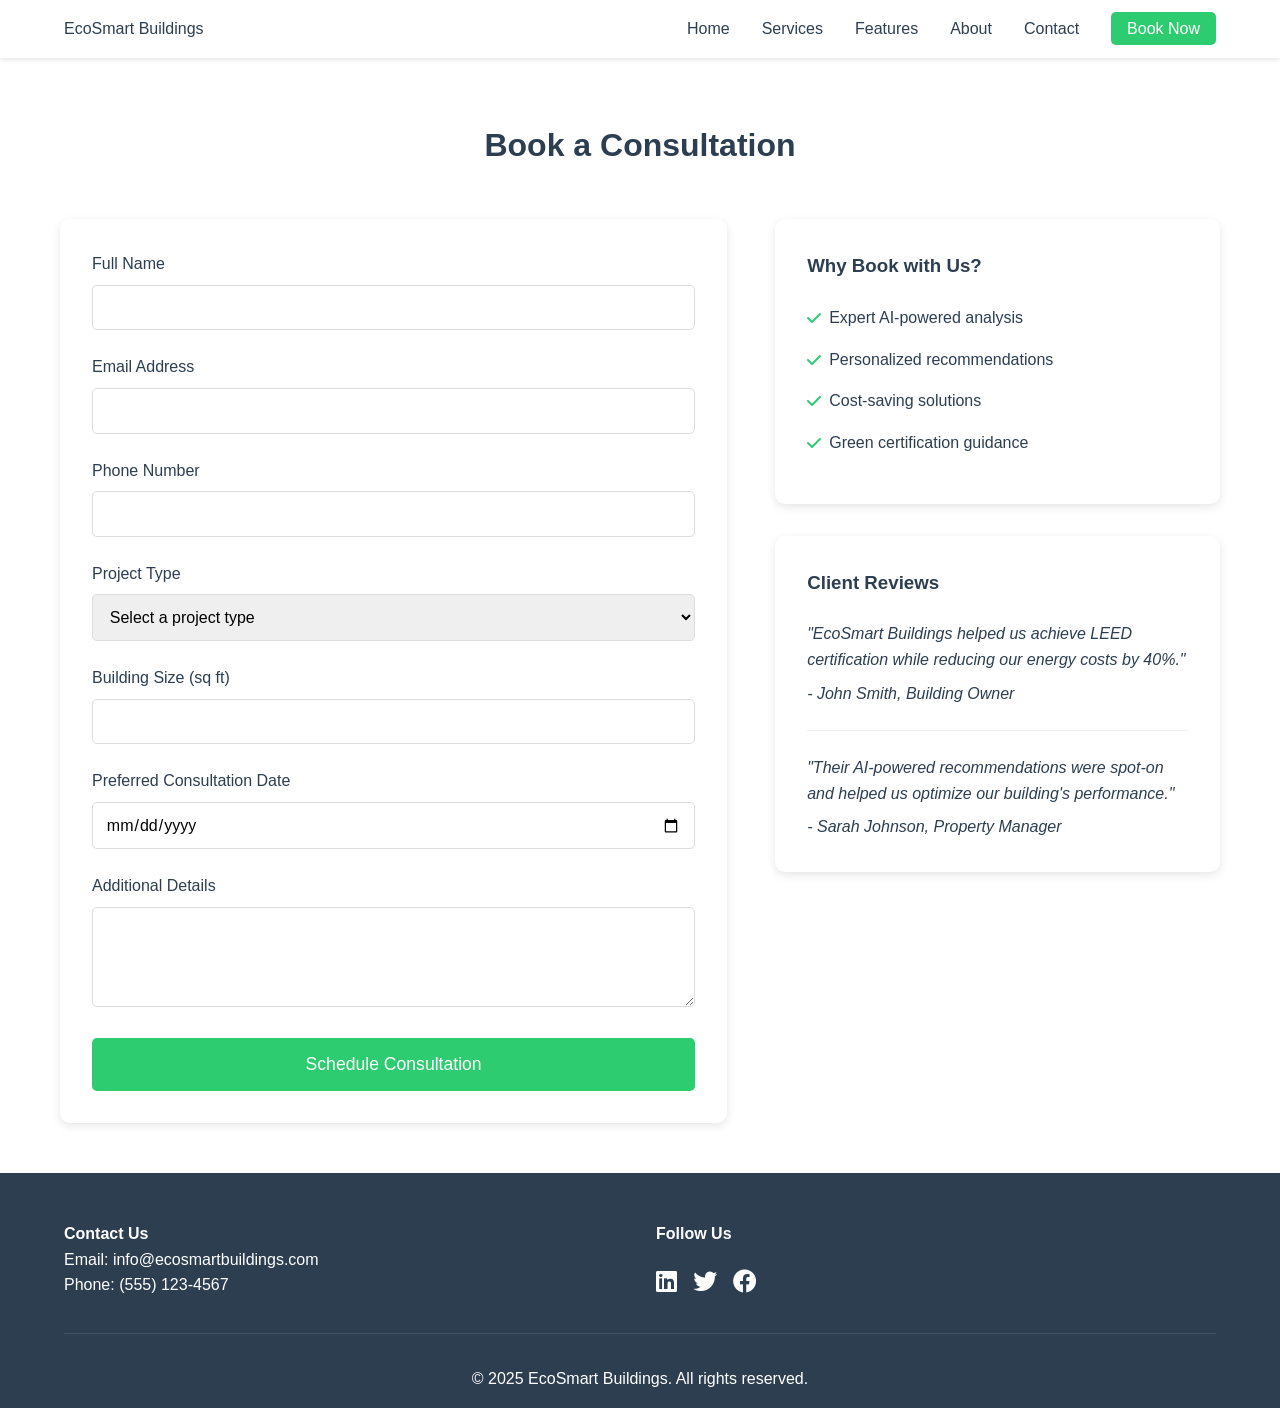
<file: booking.html>
<!DOCTYPE html>
<html lang="en">
<head>
    <meta charset="UTF-8">
    <meta name="viewport" content="width=device-width, initial-scale=1.0">
    <title>Book a Consultation - EcoSmart Buildings</title>
    <link rel="stylesheet" href="styles.css">
    <link rel="stylesheet" href="booking-styles.css">
    <link rel="stylesheet" href="https://cdnjs.cloudflare.com/ajax/libs/font-awesome/6.0.0/css/all.min.css">
</head>
<body>
    <nav>
        <div class="logo">EcoSmart Buildings</div>
        <ul class="nav-links">
            <li><a href="index.html">Home</a></li>
            <li><a href="services.html">Services</a></li>
            <li><a href="features.html">Features</a></li>
            <li><a href="about.html">About</a></li>
            <li><a href="contact.html">Contact</a></li>
            <li><a href="booking.html" class="book-now active">Book Now</a></li>
        </ul>
        <div class="hamburger">
            <span></span>
            <span></span>
            <span></span>
        </div>
    </nav>

    <main class="booking-container">
        <h1>Book a Consultation</h1>
        
        <div class="booking-grid">
            <div class="booking-form">
                <form id="consultationForm">
                    <div class="form-group">
                        <label for="name">Full Name</label>
                        <input type="text" id="name" name="name" required>
                    </div>

                    <div class="form-group">
                        <label for="email">Email Address</label>
                        <input type="email" id="email" name="email" required>
                    </div>

                    <div class="form-group">
                        <label for="phone">Phone Number</label>
                        <input type="tel" id="phone" name="phone" required>
                    </div>

                    <div class="form-group">
                        <label for="project-type">Project Type</label>
                        <select id="project-type" name="project-type" required>
                            <option value="">Select a project type</option>
                            <option value="new-construction">New Construction</option>
                            <option value="renovation">Renovation</option>
                            <option value="certification">Green Certification</option>
                            <option value="energy-audit">Energy Audit</option>
                        </select>
                    </div>

                    <div class="form-group">
                        <label for="building-size">Building Size (sq ft)</label>
                        <input type="number" id="building-size" name="building-size" required>
                    </div>

                    <div class="form-group">
                        <label for="preferred-date">Preferred Consultation Date</label>
                        <input type="date" id="preferred-date" name="preferred-date" required>
                    </div>

                    <div class="form-group">
                        <label for="message">Additional Details</label>
                        <textarea id="message" name="message" rows="4"></textarea>
                    </div>

                    <button type="submit" class="submit-btn">Schedule Consultation</button>
                </form>
            </div>

            <div class="booking-info">
                <div class="info-card">
                    <h3>Why Book with Us?</h3>
                    <ul>
                        <li><i class="fas fa-check"></i> Expert AI-powered analysis</li>
                        <li><i class="fas fa-check"></i> Personalized recommendations</li>
                        <li><i class="fas fa-check"></i> Cost-saving solutions</li>
                        <li><i class="fas fa-check"></i> Green certification guidance</li>
                    </ul>
                </div>

                <div class="testimonials">
                    <h3>Client Reviews</h3>
                    <div class="testimonial">
                        <p>"EcoSmart Buildings helped us achieve LEED certification while reducing our energy costs by 40%."</p>
                        <cite>- John Smith, Building Owner</cite>
                    </div>
                    <div class="testimonial">
                        <p>"Their AI-powered recommendations were spot-on and helped us optimize our building's performance."</p>
                        <cite>- Sarah Johnson, Property Manager</cite>
                    </div>
                </div>
            </div>
        </div>
    </main>

    <footer>
        <div class="footer-content">
            <div class="footer-section">
                <h4>Contact Us</h4>
                <p>Email: info@ecosmartbuildings.com</p>
                <p>Phone: (555) 123-4567</p>
            </div>
            <div class="footer-section">
                <h4>Follow Us</h4>
                <div class="social-links">
                    <a href="#"><i class="fab fa-linkedin"></i></a>
                    <a href="#"><i class="fab fa-twitter"></i></a>
                    <a href="#"><i class="fab fa-facebook"></i></a>
                </div>
            </div>
        </div>
        <div class="footer-bottom">
            <p>&copy; 2025 EcoSmart Buildings. All rights reserved.</p>
        </div>
    </footer>

    <script src="script.js"></script>
    <script src="booking.js"></script>
</body>
</html>
</file>
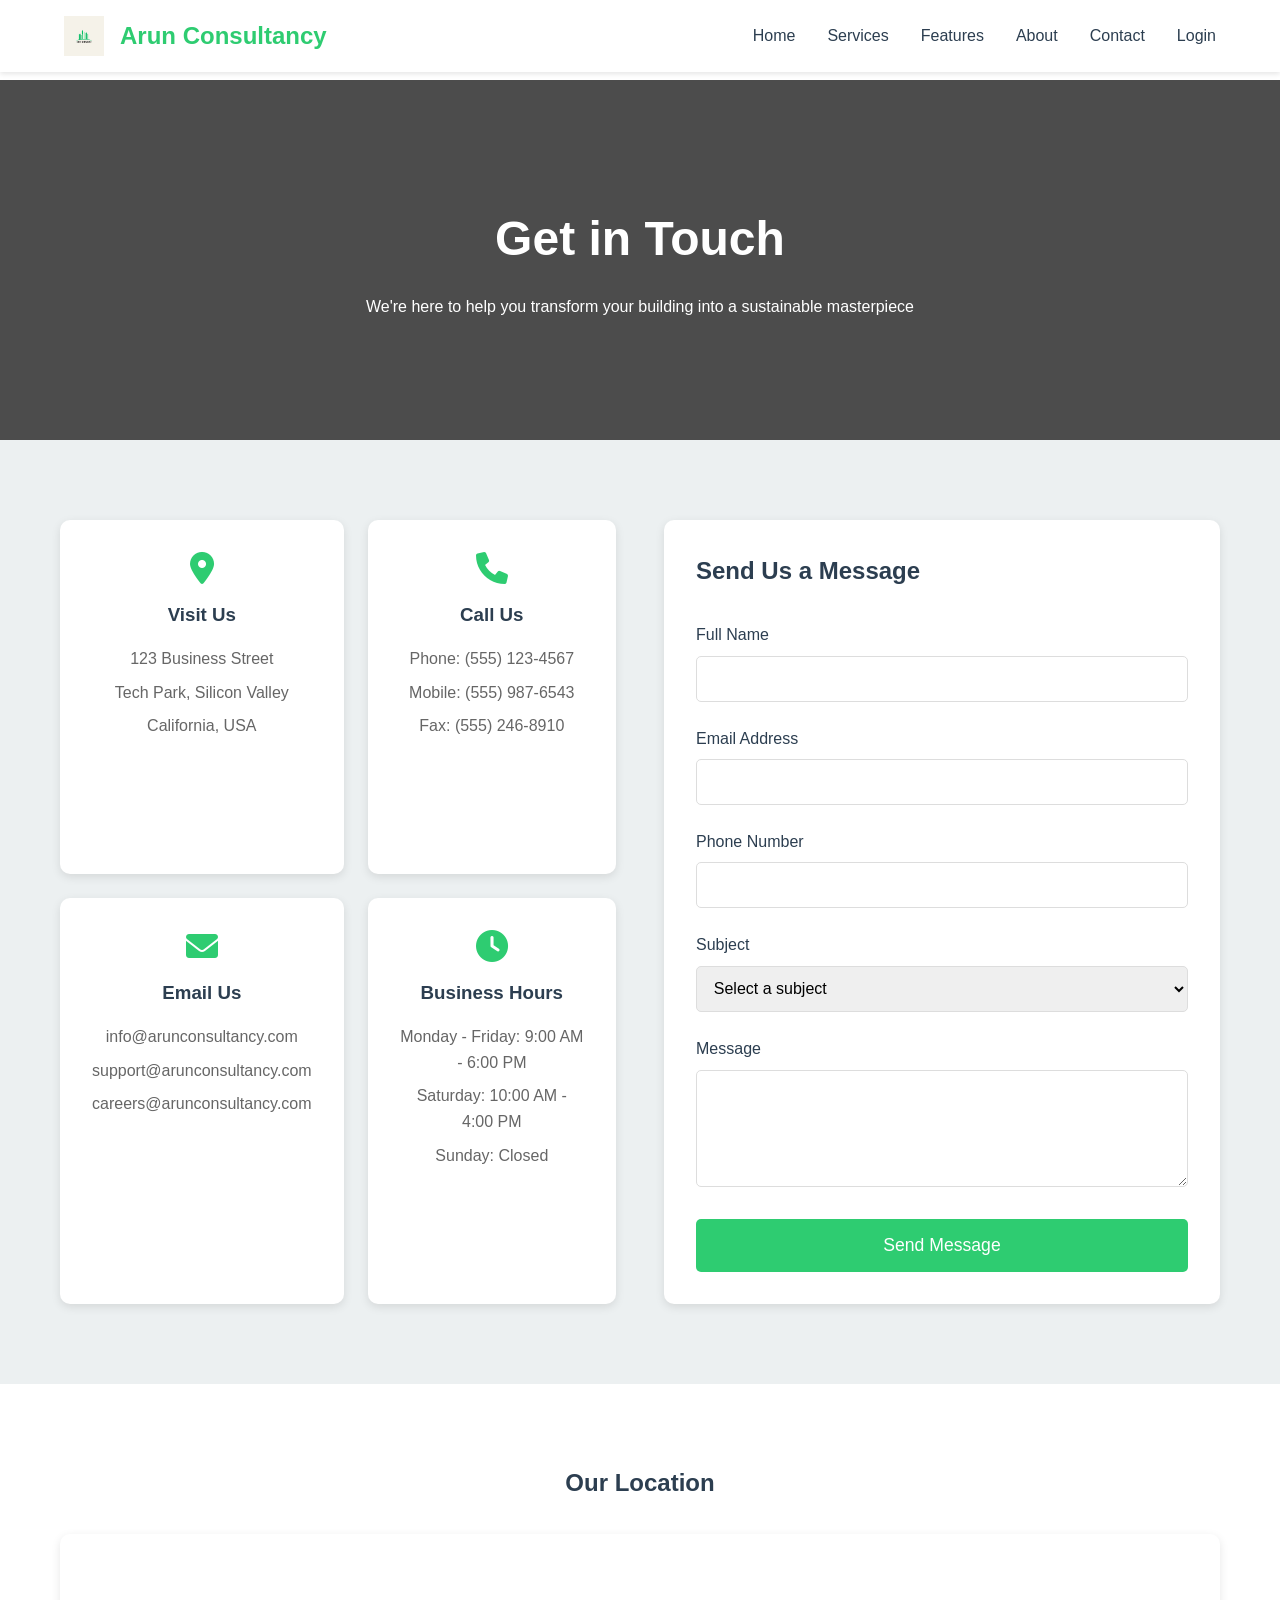
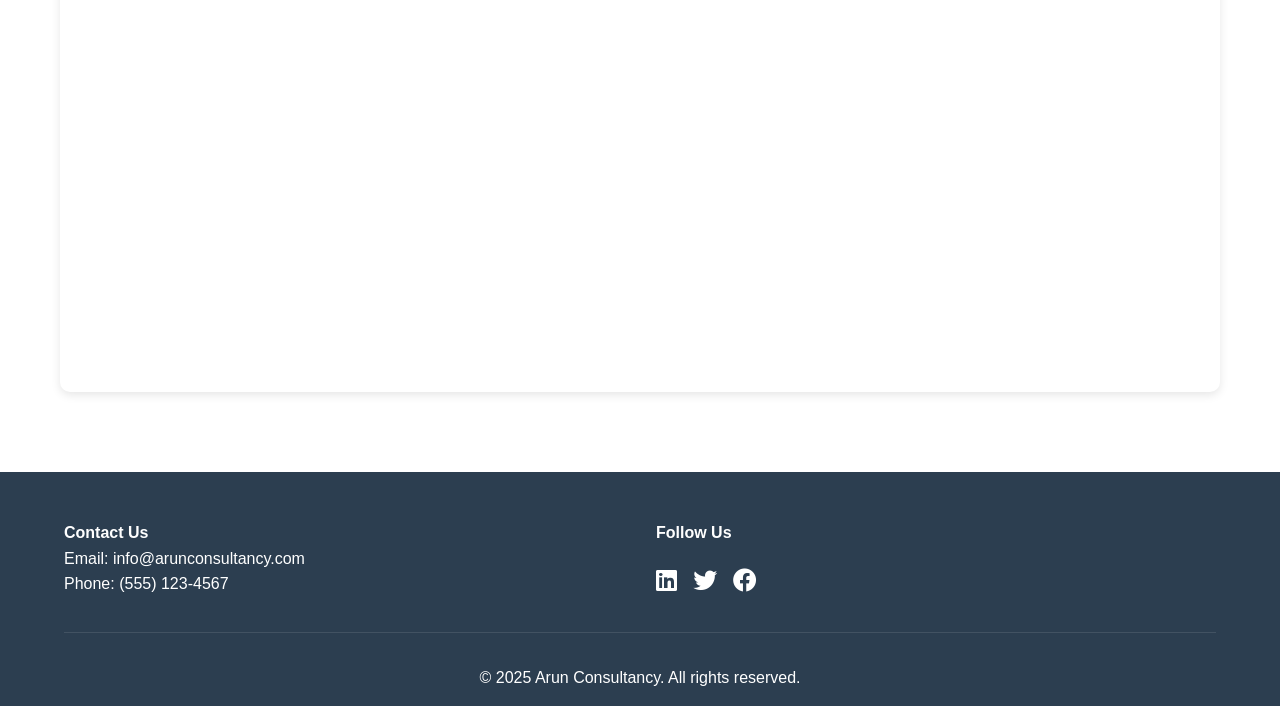
<file: contact.html>
<!DOCTYPE html>
<html lang="en">
<head>
    <meta charset="UTF-8">
    <meta name="viewport" content="width=device-width, initial-scale=1.0">
    <title>Contact Us - Arun Consultancy</title>
    <link rel="stylesheet" href="styles.css">
    <link rel="stylesheet" href="contact-styles.css">
    <link rel="stylesheet" href="https://cdnjs.cloudflare.com/ajax/libs/font-awesome/6.0.0/css/all.min.css">
</head>
<body>
    <nav>
        <div class="logo">
            <img src="images/logo.jpg" alt="Arun Consultancy Logo">
            <h1>Arun Consultancy</h1>
        </div>
        <ul class="nav-links">
            <li><a href="index.html">Home</a></li>
            <li><a href="services.html">Services</a></li>
            <li><a href="features.html">Features</a></li>
            <li><a href="about.html">About</a></li>
            <li><a href="contact.html" class="active">Contact</a></li>
            <li><a href="login.html">Login</a></li>
        </ul>
        <div class="hamburger">
            <span></span>
            <span></span>
            <span></span>
        </div>
    </nav>

    <section class="contact-hero">
        <div class="contact-content">
            <h1>Get in Touch</h1>
            <p>We're here to help you transform your building into a sustainable masterpiece</p>
        </div>
    </section>

    <section class="contact-section">
        <div class="container">
            <div class="contact-grid">
                <div class="contact-info">
                    <div class="info-card">
                        <i class="fas fa-map-marker-alt"></i>
                        <h3>Visit Us</h3>
                        <p>123 Business Street</p>
                        <p>Tech Park, Silicon Valley</p>
                        <p>California, USA</p>
                    </div>
                    <div class="info-card">
                        <i class="fas fa-phone"></i>
                        <h3>Call Us</h3>
                        <p>Phone: (555) 123-4567</p>
                        <p>Mobile: (555) 987-6543</p>
                        <p>Fax: (555) 246-8910</p>
                    </div>
                    <div class="info-card">
                        <i class="fas fa-envelope"></i>
                        <h3>Email Us</h3>
                        <p>info@arunconsultancy.com</p>
                        <p>support@arunconsultancy.com</p>
                        <p>careers@arunconsultancy.com</p>
                    </div>
                    <div class="info-card">
                        <i class="fas fa-clock"></i>
                        <h3>Business Hours</h3>
                        <p>Monday - Friday: 9:00 AM - 6:00 PM</p>
                        <p>Saturday: 10:00 AM - 4:00 PM</p>
                        <p>Sunday: Closed</p>
                    </div>
                </div>

                <div class="contact-form">
                    <h2>Send Us a Message</h2>
                    <form id="contactForm">
                        <div class="form-group">
                            <label for="name">Full Name</label>
                            <input type="text" id="name" name="name" required>
                        </div>
                        <div class="form-group">
                            <label for="email">Email Address</label>
                            <input type="email" id="email" name="email" required>
                        </div>
                        <div class="form-group">
                            <label for="phone">Phone Number</label>
                            <input type="tel" id="phone" name="phone" required>
                        </div>
                        <div class="form-group">
                            <label for="subject">Subject</label>
                            <select id="subject" name="subject" required>
                                <option value="">Select a subject</option>
                                <option value="general">General Inquiry</option>
                                <option value="consultation">Consultation Request</option>
                                <option value="support">Technical Support</option>
                                <option value="partnership">Partnership Opportunity</option>
                            </select>
                        </div>
                        <div class="form-group">
                            <label for="message">Message</label>
                            <textarea id="message" name="message" rows="5" required></textarea>
                        </div>
                        <button type="submit" class="submit-btn">Send Message</button>
                    </form>
                </div>
            </div>
        </div>
    </section>

    <section class="map-section">
        <div class="container">
            <h2>Our Location</h2>
            <div class="map-container">
                <iframe
                    src="https://www.google.com/maps/embed?pb=!1m18!1m12!1m3!1d3172.3325395304414!2d-122.01454168467422!3d37.33463524513264!2m3!1f0!2f0!3f0!3m2!1i1024!2i768!4f13.1!3m3!1m2!1s0x808fb59127ce078f%3A0x18e1c3ce7becf1b!2sApple%20Park!5e0!3m2!1sen!2sin!4v1637309850935!5m2!1sen!2sin"
                    width="100%"
                    height="450"
                    style="border:0;"
                    allowfullscreen=""
                    loading="lazy">
                </iframe>
            </div>
        </div>
    </section>

    <footer>
        <div class="footer-content">
            <div class="footer-section">
                <h4>Contact Us</h4>
                <p>Email: info@arunconsultancy.com</p>
                <p>Phone: (555) 123-4567</p>
            </div>
            <div class="footer-section">
                <h4>Follow Us</h4>
                <div class="social-links">
                    <a href="#"><i class="fab fa-linkedin"></i></a>
                    <a href="#"><i class="fab fa-twitter"></i></a>
                    <a href="#"><i class="fab fa-facebook"></i></a>
                </div>
            </div>
        </div>
        <div class="footer-bottom">
            <p>&copy; 2025 Arun Consultancy. All rights reserved.</p>
        </div>
    </footer>

    <script src="script.js"></script>
    <script src="auth.js"></script>
    <script src="contact.js"></script>
</body>
</html>
</file>
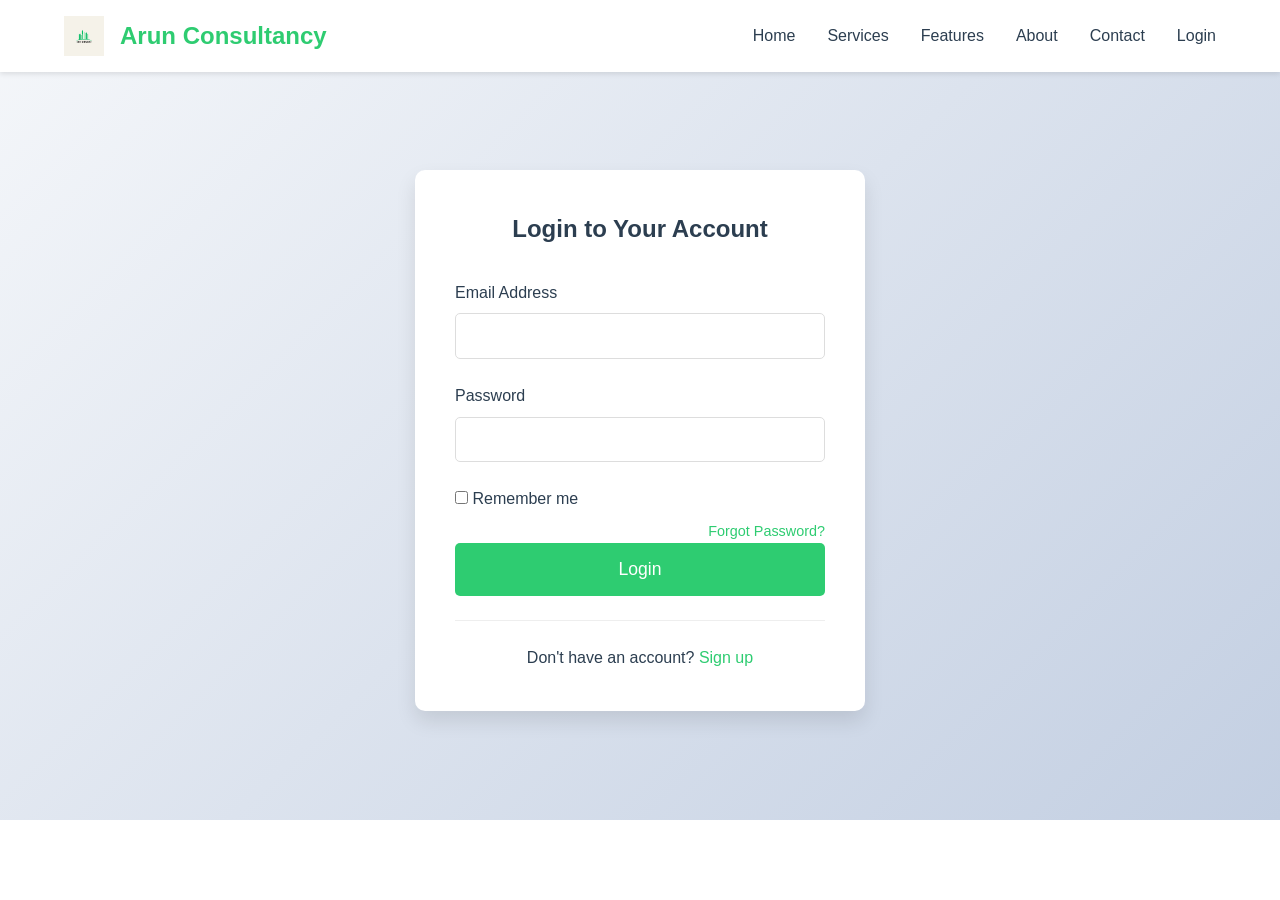
<file: login.html>
<!DOCTYPE html>
<html lang="en">
<head>
    <meta charset="UTF-8">
    <meta name="viewport" content="width=device-width, initial-scale=1.0">
    <title>Login - Arun Consultancy</title>
    <link rel="stylesheet" href="styles.css">
    <link rel="stylesheet" href="auth-styles.css">
    <link rel="stylesheet" href="https://cdnjs.cloudflare.com/ajax/libs/font-awesome/6.0.0/css/all.min.css">
</head>
<body>
    <nav>
        <div class="logo">
            <img src="images/logo.jpg" alt="Arun Consultancy Logo">
            <h1>Arun Consultancy</h1>
        </div>
        <ul class="nav-links">
            <li><a href="index.html">Home</a></li>
            <li><a href="services.html">Services</a></li>
            <li><a href="features.html">Features</a></li>
            <li><a href="about.html">About</a></li>
            <li><a href="contact.html">Contact</a></li>
            <li><a href="login.html" class="active">Login</a></li>
        </ul>
        <div class="hamburger">
            <span></span>
            <span></span>
            <span></span>
        </div>
    </nav>

    <div class="auth-container">
        <div class="auth-box">
            <h2>Login to Your Account</h2>
            <form id="loginForm" class="auth-form">
                <div class="form-group">
                    <label for="email">Email Address</label>
                    <input type="email" id="email" name="email" required>
                </div>

                <div class="form-group">
                    <label for="password">Password</label>
                    <input type="password" id="password" name="password" required>
                </div>

                <div class="form-group">
                    <label class="checkbox-container">
                        <input type="checkbox" name="remember">
                        Remember me
                    </label>
                    <a href="#" class="forgot-password">Forgot Password?</a>
                </div>

                <button type="submit" class="auth-btn">Login</button>
            </form>

            <div class="auth-footer">
                <p>Don't have an account? <a href="signup.html">Sign up</a></p>
            </div>
        </div>
    </div>

    <script src="script.js"></script>
    <script src="auth.js"></script>
</body>
</html>
</file>
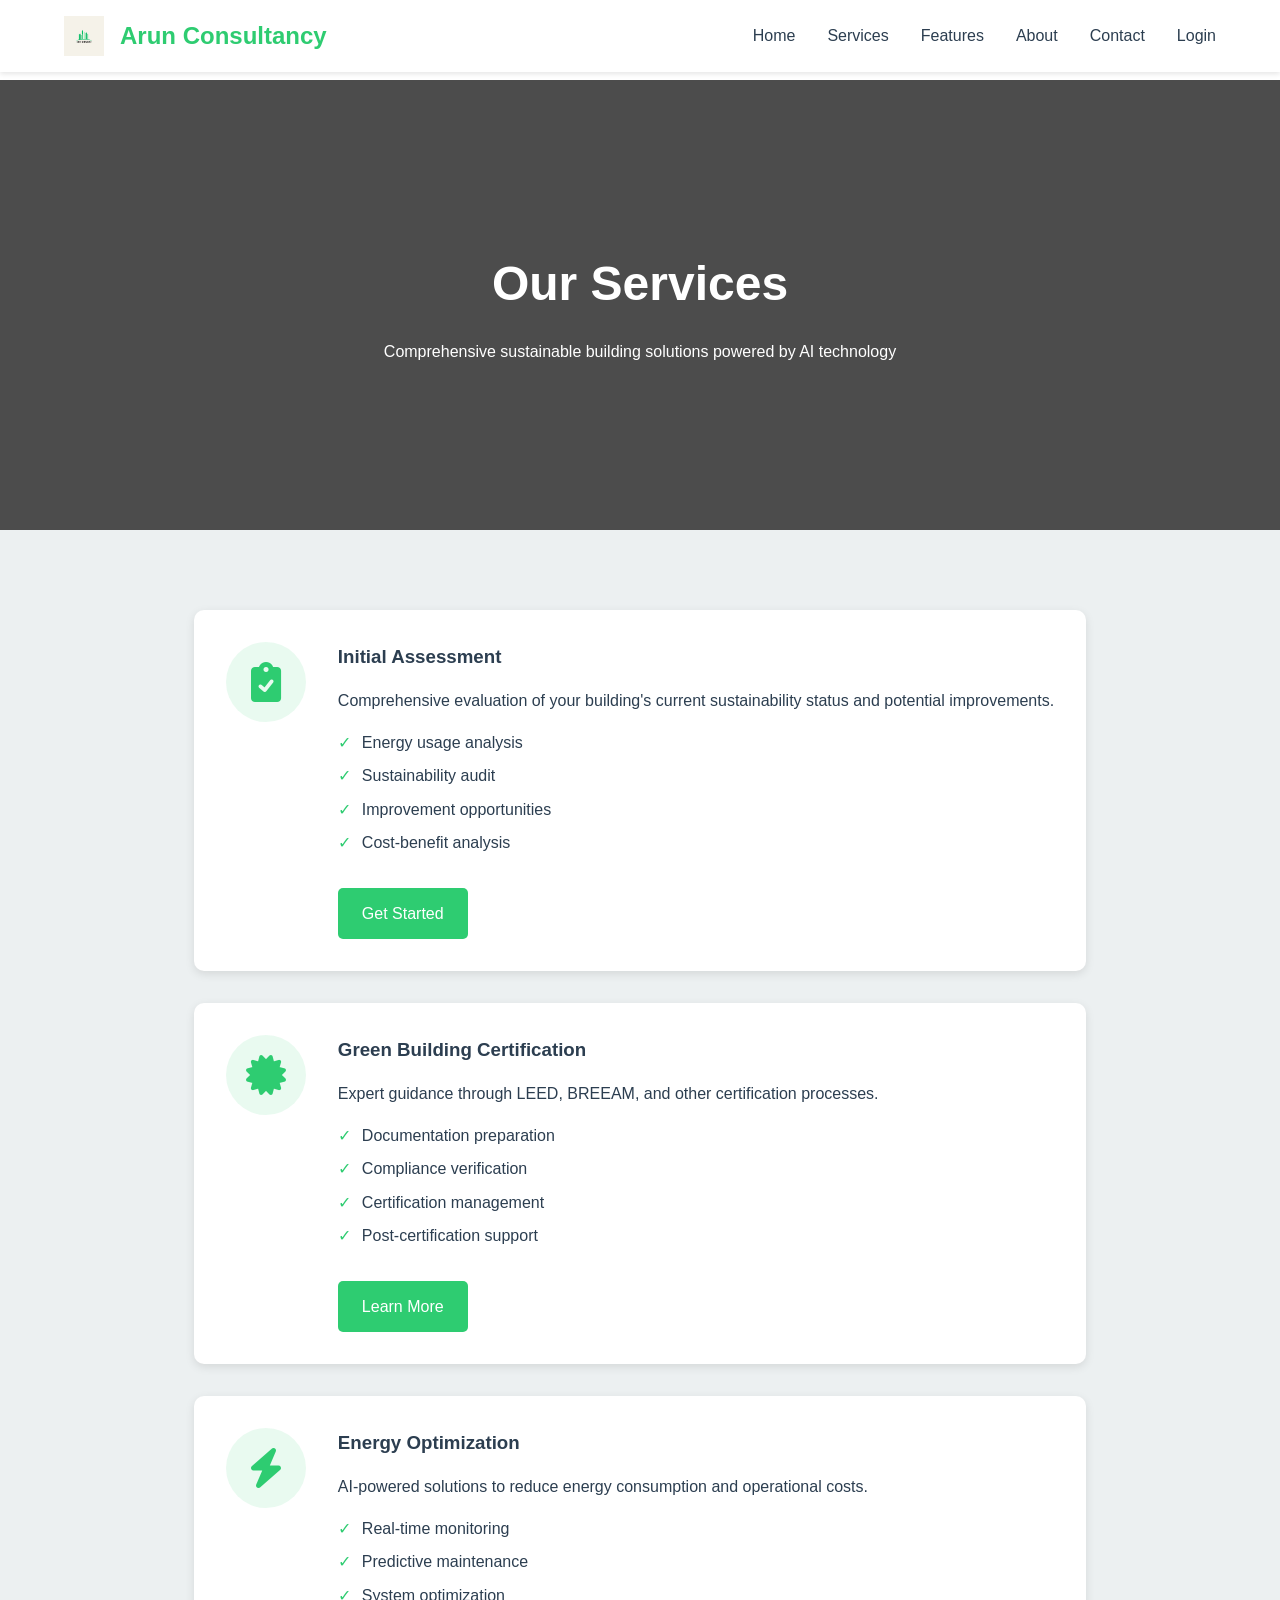
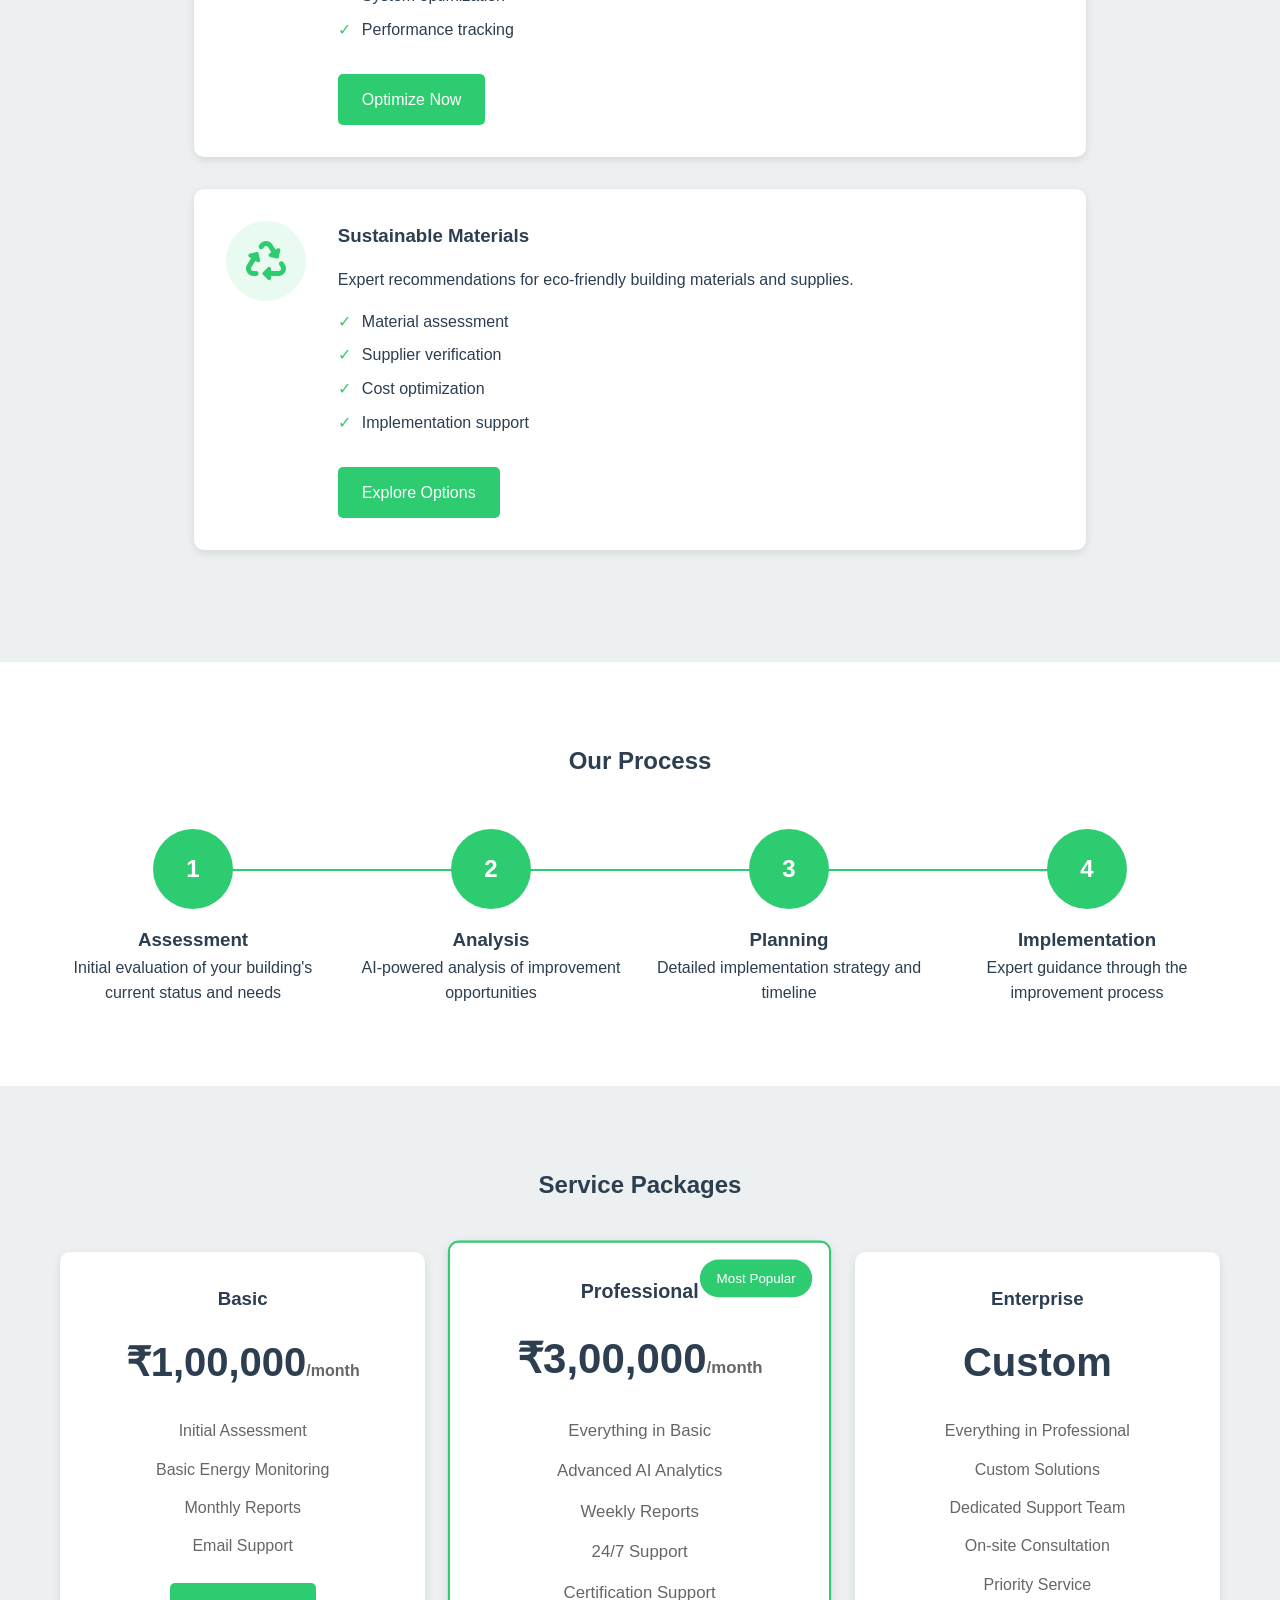
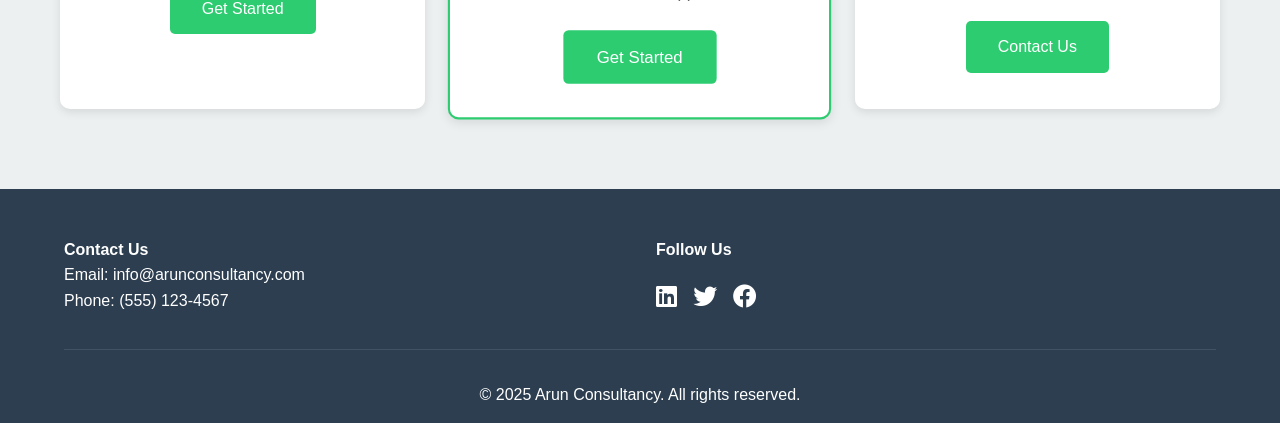
<file: services.html>
<!DOCTYPE html>
<html lang="en">
<head>
    <meta charset="UTF-8">
    <meta name="viewport" content="width=device-width, initial-scale=1.0">
    <title>Services - Arun Consultancy</title>
    <link rel="stylesheet" href="styles.css">
    <link rel="stylesheet" href="services-styles.css">
    <link rel="stylesheet" href="https://cdnjs.cloudflare.com/ajax/libs/font-awesome/6.0.0/css/all.min.css">
</head>
<body>
    <nav>
        <div class="logo">
            <img src="images/logo.jpg" alt="Arun Consultancy Logo">
            <h1>Arun Consultancy</h1>
        </div>
        <ul class="nav-links">
            <li><a href="index.html">Home</a></li>
            <li><a href="services.html" class="active">Services</a></li>
            <li><a href="features.html">Features</a></li>
            <li><a href="about.html">About</a></li>
            <li><a href="contact.html">Contact</a></li>
            <li><a href="login.html">Login</a></li>
        </ul>
        <div class="hamburger">
            <span></span>
            <span></span>
            <span></span>
        </div>
    </nav>

    <section class="services-hero">
        <div class="services-content">
            <h1>Our Services</h1>
            <p>Comprehensive sustainable building solutions powered by AI technology</p>
        </div>
    </section>

    <section class="services-grid">
        <div class="container">
            <div class="service-item">
                <div class="service-icon">
                    <i class="fas fa-clipboard-check"></i>
                </div>
                <div class="service-details">
                    <h3>Initial Assessment</h3>
                    <p>Comprehensive evaluation of your building's current sustainability status and potential improvements.</p>
                    <ul>
                        <li>Energy usage analysis</li>
                        <li>Sustainability audit</li>
                        <li>Improvement opportunities</li>
                        <li>Cost-benefit analysis</li>
                    </ul>
                    <a href="booking.html" class="service-btn">Get Started</a>
                </div>
            </div>

            <div class="service-item">
                <div class="service-icon">
                    <i class="fas fa-certificate"></i>
                </div>
                <div class="service-details">
                    <h3>Green Building Certification</h3>
                    <p>Expert guidance through LEED, BREEAM, and other certification processes.</p>
                    <ul>
                        <li>Documentation preparation</li>
                        <li>Compliance verification</li>
                        <li>Certification management</li>
                        <li>Post-certification support</li>
                    </ul>
                    <a href="booking.html" class="service-btn">Learn More</a>
                </div>
            </div>

            <div class="service-item">
                <div class="service-icon">
                    <i class="fas fa-bolt"></i>
                </div>
                <div class="service-details">
                    <h3>Energy Optimization</h3>
                    <p>AI-powered solutions to reduce energy consumption and operational costs.</p>
                    <ul>
                        <li>Real-time monitoring</li>
                        <li>Predictive maintenance</li>
                        <li>System optimization</li>
                        <li>Performance tracking</li>
                    </ul>
                    <a href="booking.html" class="service-btn">Optimize Now</a>
                </div>
            </div>

            <div class="service-item">
                <div class="service-icon">
                    <i class="fas fa-recycle"></i>
                </div>
                <div class="service-details">
                    <h3>Sustainable Materials</h3>
                    <p>Expert recommendations for eco-friendly building materials and supplies.</p>
                    <ul>
                        <li>Material assessment</li>
                        <li>Supplier verification</li>
                        <li>Cost optimization</li>
                        <li>Implementation support</li>
                    </ul>
                    <a href="booking.html" class="service-btn">Explore Options</a>
                </div>
            </div>
        </div>
    </section>

    <section class="process">
        <div class="container">
            <h2>Our Process</h2>
            <div class="process-steps">
                <div class="step">
                    <div class="step-number">1</div>
                    <h3>Assessment</h3>
                    <p>Initial evaluation of your building's current status and needs</p>
                </div>
                <div class="step">
                    <div class="step-number">2</div>
                    <h3>Analysis</h3>
                    <p>AI-powered analysis of improvement opportunities</p>
                </div>
                <div class="step">
                    <div class="step-number">3</div>
                    <h3>Planning</h3>
                    <p>Detailed implementation strategy and timeline</p>
                </div>
                <div class="step">
                    <div class="step-number">4</div>
                    <h3>Implementation</h3>
                    <p>Expert guidance through the improvement process</p>
                </div>
            </div>
        </div>
    </section>

    <section class="pricing">
        <div class="container">
            <h2>Service Packages</h2>
            <div class="pricing-grid">
                <div class="pricing-card">
                    <h3>Basic</h3>
                    <div class="price">₹1,00,000<span>/month</span></div>
                    <ul>
                        <li>Initial Assessment</li>
                        <li>Basic Energy Monitoring</li>
                        <li>Monthly Reports</li>
                        <li>Email Support</li>
                    </ul>
                    <a href="booking.html" class="pricing-btn">Get Started</a>
                </div>
                <div class="pricing-card featured">
                    <div class="featured-label">Most Popular</div>
                    <h3>Professional</h3>
                    <div class="price">₹3,00,000<span>/month</span></div>
                    <ul>
                        <li>Everything in Basic</li>
                        <li>Advanced AI Analytics</li>
                        <li>Weekly Reports</li>
                        <li>24/7 Support</li>
                        <li>Certification Support</li>
                    </ul>
                    <a href="booking.html" class="pricing-btn">Get Started</a>
                </div>
                <div class="pricing-card">
                    <h3>Enterprise</h3>
                    <div class="price">Custom</div>
                    <ul>
                        <li>Everything in Professional</li>
                        <li>Custom Solutions</li>
                        <li>Dedicated Support Team</li>
                        <li>On-site Consultation</li>
                        <li>Priority Service</li>
                    </ul>
                    <a href="booking.html" class="pricing-btn">Contact Us</a>
                </div>
            </div>
        </div>
    </section>

    <footer>
        <div class="footer-content">
            <div class="footer-section">
                <h4>Contact Us</h4>
                <p>Email: info@arunconsultancy.com</p>
                <p>Phone: (555) 123-4567</p>
            </div>
            <div class="footer-section">
                <h4>Follow Us</h4>
                <div class="social-links">
                    <a href="#"><i class="fab fa-linkedin"></i></a>
                    <a href="#"><i class="fab fa-twitter"></i></a>
                    <a href="#"><i class="fab fa-facebook"></i></a>
                </div>
            </div>
        </div>
        <div class="footer-bottom">
            <p>&copy; 2025 Arun Consultancy. All rights reserved.</p>
        </div>
    </footer>

    <script src="script.js"></script>
    <script src="auth.js"></script>
</body>
</html>
</file>
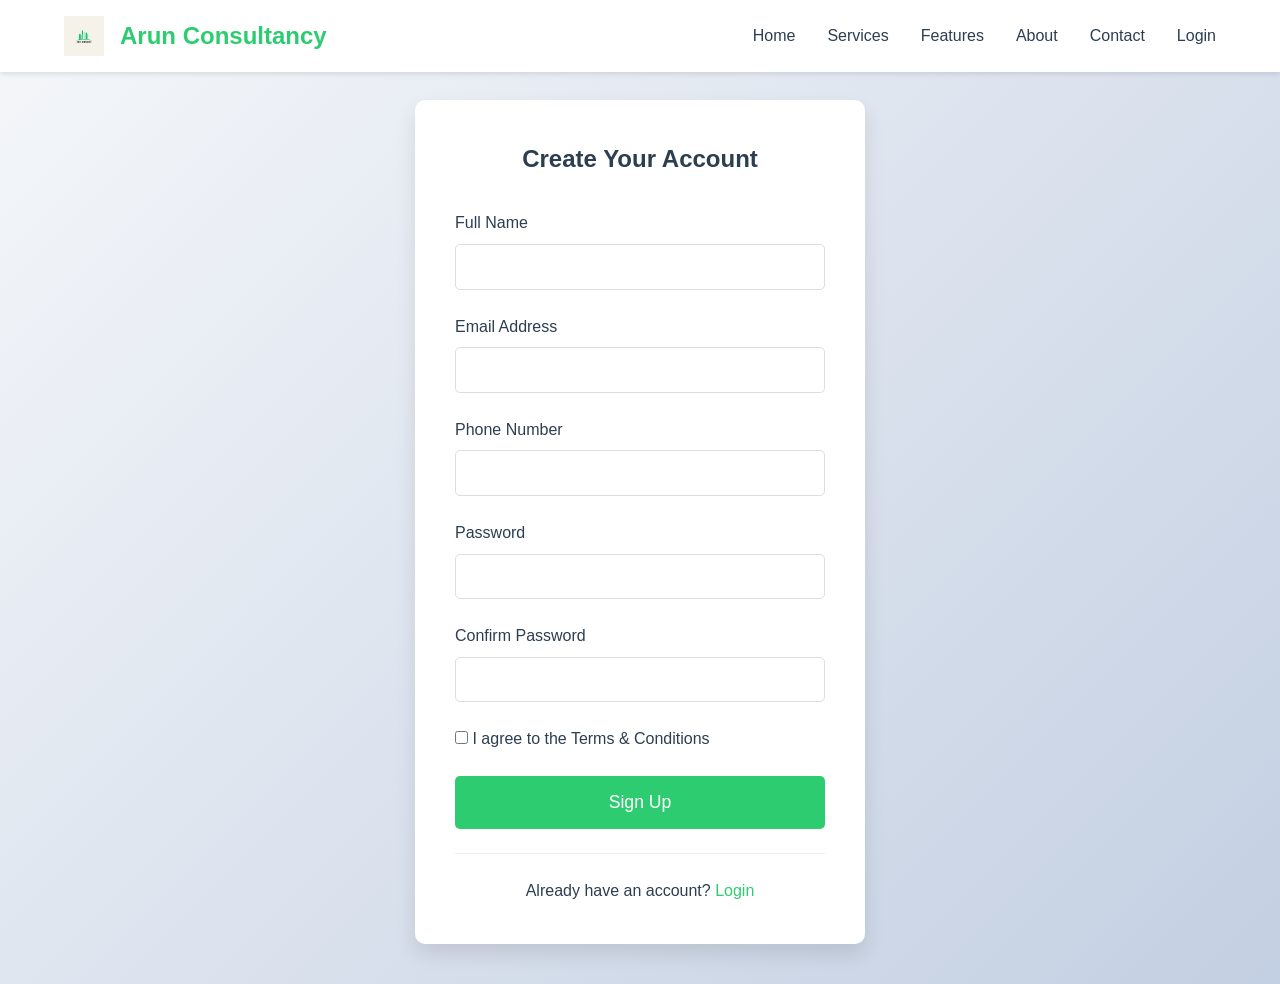
<file: signup.html>
<!DOCTYPE html>
<html lang="en">
<head>
    <meta charset="UTF-8">
    <meta name="viewport" content="width=device-width, initial-scale=1.0">
    <title>Sign Up - Arun Consultancy</title>
    <link rel="stylesheet" href="styles.css">
    <link rel="stylesheet" href="auth-styles.css">
    <link rel="stylesheet" href="https://cdnjs.cloudflare.com/ajax/libs/font-awesome/6.0.0/css/all.min.css">
</head>
<body>
    <nav>
        <div class="logo">
            <img src="images/logo.jpg" alt="Arun Consultancy Logo">
            <h1>Arun Consultancy</h1>
        </div>
        <ul class="nav-links">
            <li><a href="index.html">Home</a></li>
            <li><a href="services.html">Services</a></li>
            <li><a href="features.html">Features</a></li>
            <li><a href="about.html">About</a></li>
            <li><a href="contact.html">Contact</a></li>
            <li><a href="login.html">Login</a></li>
        </ul>
        <div class="hamburger">
            <span></span>
            <span></span>
            <span></span>
        </div>
    </nav>

    <div class="auth-container">
        <div class="auth-box">
            <h2>Create Your Account</h2>
            <form id="signupForm" class="auth-form">
                <div class="form-group">
                    <label for="name">Full Name</label>
                    <input type="text" id="name" name="name" required>
                </div>

                <div class="form-group">
                    <label for="email">Email Address</label>
                    <input type="email" id="email" name="email" required>
                </div>

                <div class="form-group">
                    <label for="phone">Phone Number</label>
                    <input type="tel" id="phone" name="phone" required>
                </div>

                <div class="form-group">
                    <label for="password">Password</label>
                    <input type="password" id="password" name="password" required>
                </div>

                <div class="form-group">
                    <label for="confirm-password">Confirm Password</label>
                    <input type="password" id="confirm-password" name="confirm-password" required>
                </div>

                <div class="form-group">
                    <label class="checkbox-container">
                        <input type="checkbox" name="terms" required>
                        I agree to the Terms & Conditions
                    </label>
                </div>

                <button type="submit" class="auth-btn">Sign Up</button>
            </form>

            <div class="auth-footer">
                <p>Already have an account? <a href="login.html">Login</a></p>
            </div>
        </div>
    </div>

    <script src="script.js"></script>
    <script src="auth.js"></script>
</body>
</html>
</file>
<file: styles.css>
:root {
    --primary-color: #2ecc71;
    --secondary-color: #27ae60;
    --dark-color: #2c3e50;
    --light-color: #ecf0f1;
    --transition: all 0.3s ease;
}

* {
    margin: 0;
    padding: 0;
    box-sizing: border-box;
    font-family: 'Segoe UI', Tahoma, Geneva, Verdana, sans-serif;
}

body {
    line-height: 1.6;
    color: var(--dark-color);
}

/* Navigation */
nav {
    display: flex;
    justify-content: space-between;
    align-items: center;
    padding: 1rem 5%;
    background: white;
    box-shadow: 0 2px 5px rgba(0,0,0,0.1);
    position: fixed;
    width: 100%;
    top: 0;
    z-index: 1000;
}

.logo {
    display: flex;
    align-items: center;
    gap: 1rem;
}

.logo img {
    height: 40px;
    width: auto;
    max-width: 200px;
    object-fit: contain;
}

.logo h1 {
    font-size: 1.5rem;
    color: var(--primary-color);
    margin: 0;
}

.nav-links {
    display: flex;
    list-style: none;
    gap: 2rem;
}

.nav-links a {
    text-decoration: none;
    color: var(--dark-color);
    font-weight: 500;
    transition: var(--transition);
}

.nav-links a:hover {
    color: var(--primary-color);
}

.book-now {
    background: var(--primary-color);
    color: white !important;
    padding: 0.5rem 1rem;
    border-radius: 5px;
}

.book-now:hover {
    background: var(--secondary-color);
}

/* Hero Section */
.hero {
    height: 100vh;
    background: linear-gradient(rgba(0,0,0,0.5), rgba(0,0,0,0.5)), url('https://images.unsplash.com/photo-1486406146926-c627a92ad1ab?ixlib=rb-4.0.3') center/cover;
    display: flex;
    align-items: center;
    text-align: center;
    color: white;
    padding: 0 5%;
}

.hero-content {
    max-width: 800px;
    margin: 0 auto;
}

.hero h1 {
    font-size: 3rem;
    margin-bottom: 1rem;
}

.hero p {
    font-size: 1.2rem;
    margin-bottom: 2rem;
}

.cta-button {
    display: inline-block;
    padding: 1rem 2rem;
    background: var(--primary-color);
    color: white;
    text-decoration: none;
    border-radius: 5px;
    transition: var(--transition);
}

.cta-button:hover {
    background: var(--secondary-color);
    transform: translateY(-2px);
}

/* Features Section */
.features {
    padding: 5rem 5%;
    background: var(--light-color);
}

.features h2 {
    text-align: center;
    margin-bottom: 3rem;
}

.feature-grid {
    display: grid;
    grid-template-columns: repeat(auto-fit, minmax(250px, 1fr));
    gap: 2rem;
}

.feature-card {
    background: white;
    padding: 2rem;
    border-radius: 10px;
    text-align: center;
    transition: var(--transition);
    box-shadow: 0 3px 10px rgba(0,0,0,0.1);
}

.feature-card:hover {
    transform: translateY(-5px);
}

.feature-card i {
    font-size: 2.5rem;
    color: var(--primary-color);
    margin-bottom: 1rem;
}

/* Why Us Section */
.why-us {
    padding: 5rem 5%;
}

.why-us h2 {
    text-align: center;
    margin-bottom: 3rem;
}

.benefits-grid {
    display: grid;
    grid-template-columns: repeat(auto-fit, minmax(300px, 1fr));
    gap: 2rem;
}

.benefit {
    text-align: center;
    padding: 2rem;
    border-radius: 10px;
    background: white;
    box-shadow: 0 3px 10px rgba(0,0,0,0.1);
}

/* Services Section */
.services {
    padding: 5rem 5%;
    background: white;
}

.services h2 {
    text-align: center;
    margin-bottom: 3rem;
}

.services-grid {
    display: grid;
    grid-template-columns: repeat(auto-fit, minmax(300px, 1fr));
    gap: 2rem;
}

.service-card {
    background: white;
    border-radius: 10px;
    overflow: hidden;
    box-shadow: 0 3px 15px rgba(0,0,0,0.1);
    transition: var(--transition);
}

.service-card:hover {
    transform: translateY(-5px);
}

.service-card img {
    width: 100%;
    height: 200px;
    object-fit: cover;
}

.service-content {
    padding: 1.5rem;
}

.service-content h3 {
    margin-bottom: 1rem;
    color: var(--dark-color);
}

.service-content ul {
    list-style: none;
    margin: 1rem 0;
}

.service-content ul li {
    margin-bottom: 0.5rem;
    padding-left: 1.5rem;
    position: relative;
}

.service-content ul li:before {
    content: "•";
    color: var(--primary-color);
    position: absolute;
    left: 0;
}

.service-btn {
    display: inline-block;
    padding: 0.8rem 1.5rem;
    background: var(--primary-color);
    color: white;
    text-decoration: none;
    border-radius: 5px;
    transition: var(--transition);
}

.service-btn:hover {
    background: var(--secondary-color);
}

/* Stats Section */
.stats {
    padding: 5rem 5%;
    background: linear-gradient(rgba(0,0,0,0.8), rgba(0,0,0,0.8)), url('https://images.unsplash.com/photo-1486406146926-c627a92ad1ab?ixlib=rb-4.0.3') center/cover fixed;
    color: white;
}

.stats-container {
    display: grid;
    grid-template-columns: repeat(auto-fit, minmax(200px, 1fr));
    gap: 2rem;
    text-align: center;
}

.stat-item i {
    font-size: 2.5rem;
    color: var(--primary-color);
    margin-bottom: 1rem;
}

.stat-item h3 {
    font-size: 2.5rem;
    margin-bottom: 0.5rem;
}

/* CTA Section */
.cta {
    padding: 5rem 5%;
    background: var(--primary-color);
    color: white;
    text-align: center;
}

.cta-content {
    max-width: 800px;
    margin: 0 auto;
}

.cta h2 {
    margin-bottom: 1rem;
}

.cta p {
    margin-bottom: 2rem;
    opacity: 0.9;
}

.cta .cta-button {
    display: inline-block;
    padding: 1rem 2rem;
    background: white;
    color: var(--primary-color);
    text-decoration: none;
    border-radius: 5px;
    transition: var(--transition);
}

.cta .cta-button:hover {
    background: var(--light-color);
    transform: translateY(-2px);
}

/* Footer */
footer {
    background: var(--dark-color);
    color: white;
    padding: 3rem 5% 1rem;
}

.footer-content {
    display: grid;
    grid-template-columns: repeat(auto-fit, minmax(250px, 1fr));
    gap: 2rem;
    margin-bottom: 2rem;
}

.social-links {
    display: flex;
    gap: 1rem;
    margin-top: 1rem;
}

.social-links a {
    color: white;
    font-size: 1.5rem;
    transition: var(--transition);
}

.social-links a:hover {
    color: var(--primary-color);
}

.footer-bottom {
    text-align: center;
    padding-top: 2rem;
    border-top: 1px solid rgba(255,255,255,0.1);
}

/* Responsive Design */
.hamburger {
    display: none;
    cursor: pointer;
}

.hamburger span {
    display: block;
    width: 25px;
    height: 3px;
    background: var(--dark-color);
    margin: 5px 0;
    transition: var(--transition);
}

@media (max-width: 768px) {
    .hamburger {
        display: block;
    }

    .nav-links {
        display: none;
        position: absolute;
        top: 100%;
        left: 0;
        right: 0;
        background: white;
        flex-direction: column;
        padding: 1rem;
        text-align: center;
    }

    .nav-links.active {
        display: flex;
    }

    .hero h1 {
        font-size: 2rem;
    }

    .services-grid {
        grid-template-columns: 1fr;
    }
    
    .stats-container {
        grid-template-columns: repeat(2, 1fr);
    }
}

@media (max-width: 480px) {
    .stats-container {
        grid-template-columns: 1fr;
    }
    
    .stat-item h3 {
        font-size: 2rem;
    }
}

/* Add a small fix for .container padding if needed for consistency */
.core-capabilities .container {
    padding: 40px 20px;
}
</file>
<file: booking-styles.css>
.booking-container {
    max-width: 1200px;
    margin: 120px auto 50px;
    padding: 0 20px;
}

.booking-container h1 {
    text-align: center;
    margin-bottom: 3rem;
    color: var(--dark-color);
}

.booking-grid {
    display: grid;
    grid-template-columns: 3fr 2fr;
    gap: 3rem;
}

.booking-form {
    background: white;
    padding: 2rem;
    border-radius: 10px;
    box-shadow: 0 3px 10px rgba(0,0,0,0.1);
}

.form-group {
    margin-bottom: 1.5rem;
}

.form-group label {
    display: block;
    margin-bottom: 0.5rem;
    color: var(--dark-color);
    font-weight: 500;
}

.form-group input,
.form-group select,
.form-group textarea {
    width: 100%;
    padding: 0.8rem;
    border: 1px solid #ddd;
    border-radius: 5px;
    font-size: 1rem;
}

.form-group textarea {
    resize: vertical;
}

.submit-btn {
    width: 100%;
    padding: 1rem;
    background: var(--primary-color);
    color: white;
    border: none;
    border-radius: 5px;
    font-size: 1.1rem;
    cursor: pointer;
    transition: var(--transition);
}

.submit-btn:hover {
    background: var(--secondary-color);
}

.booking-info {
    display: flex;
    flex-direction: column;
    gap: 2rem;
}

.info-card {
    background: white;
    padding: 2rem;
    border-radius: 10px;
    box-shadow: 0 3px 10px rgba(0,0,0,0.1);
}

.info-card h3 {
    margin-bottom: 1.5rem;
    color: var(--dark-color);
}

.info-card ul {
    list-style: none;
}

.info-card li {
    margin-bottom: 1rem;
    display: flex;
    align-items: center;
    gap: 0.5rem;
}

.info-card i {
    color: var(--primary-color);
}

.testimonials {
    background: white;
    padding: 2rem;
    border-radius: 10px;
    box-shadow: 0 3px 10px rgba(0,0,0,0.1);
}

.testimonials h3 {
    margin-bottom: 1.5rem;
    color: var(--dark-color);
}

.testimonial {
    margin-bottom: 1.5rem;
    padding-bottom: 1.5rem;
    border-bottom: 1px solid #eee;
}

.testimonial:last-child {
    margin-bottom: 0;
    padding-bottom: 0;
    border-bottom: none;
}

.testimonial p {
    font-style: italic;
    margin-bottom: 0.5rem;
}

.testimonial cite {
    color: var(--dark-color);
    font-weight: 500;
}

@media (max-width: 768px) {
    .booking-grid {
        grid-template-columns: 1fr;
    }
    
    .booking-container {
        margin-top: 100px;
    }
}
</file>
<file: contact-styles.css>
.contact-hero {
    height: 40vh;
    background: linear-gradient(rgba(0,0,0,0.7), rgba(0,0,0,0.7)), url('https://images.unsplash.com/photo-1497366811353-6870744d04b2?ixlib=rb-4.0.3') center/cover;
    display: flex;
    align-items: center;
    justify-content: center;
    text-align: center;
    color: white;
    margin-top: 80px;
}

.contact-content {
    max-width: 800px;
    padding: 0 20px;
}

.contact-content h1 {
    font-size: 3rem;
    margin-bottom: 1rem;
}

.container {
    max-width: 1200px;
    margin: 0 auto;
    padding: 0 20px;
}

/* Contact Section */
.contact-section {
    padding: 5rem 0;
    background: var(--light-color);
}

.contact-grid {
    display: grid;
    grid-template-columns: repeat(2, 1fr);
    gap: 3rem;
}

/* Contact Info */
.contact-info {
    display: grid;
    grid-template-columns: repeat(2, 1fr);
    gap: 1.5rem;
}

.info-card {
    background: white;
    padding: 2rem;
    border-radius: 10px;
    text-align: center;
    box-shadow: 0 3px 10px rgba(0,0,0,0.1);
    transition: var(--transition);
}

.info-card:hover {
    transform: translateY(-5px);
}

.info-card i {
    font-size: 2rem;
    color: var(--primary-color);
    margin-bottom: 1rem;
}

.info-card h3 {
    margin-bottom: 1rem;
    color: var(--dark-color);
}

.info-card p {
    color: #666;
    margin-bottom: 0.5rem;
}

/* Contact Form */
.contact-form {
    background: white;
    padding: 2rem;
    border-radius: 10px;
    box-shadow: 0 3px 10px rgba(0,0,0,0.1);
}

.contact-form h2 {
    margin-bottom: 2rem;
    color: var(--dark-color);
}

.form-group {
    margin-bottom: 1.5rem;
}

.form-group label {
    display: block;
    margin-bottom: 0.5rem;
    color: var(--dark-color);
}

.form-group input,
.form-group select,
.form-group textarea {
    width: 100%;
    padding: 0.8rem;
    border: 1px solid #ddd;
    border-radius: 5px;
    font-size: 1rem;
}

.form-group textarea {
    resize: vertical;
}

.submit-btn {
    width: 100%;
    padding: 1rem;
    background: var(--primary-color);
    color: white;
    border: none;
    border-radius: 5px;
    font-size: 1.1rem;
    cursor: pointer;
    transition: var(--transition);
}

.submit-btn:hover {
    background: var(--secondary-color);
}

/* Map Section */
.map-section {
    padding: 5rem 0;
    background: white;
}

.map-section h2 {
    text-align: center;
    margin-bottom: 2rem;
}

.map-container {
    border-radius: 10px;
    overflow: hidden;
    box-shadow: 0 3px 10px rgba(0,0,0,0.1);
}

@media (max-width: 992px) {
    .contact-grid {
        grid-template-columns: 1fr;
    }
}

@media (max-width: 768px) {
    .contact-hero {
        height: 30vh;
    }

    .contact-content h1 {
        font-size: 2rem;
    }

    .contact-info {
        grid-template-columns: 1fr;
    }
}

@media (max-width: 480px) {
    .contact-hero {
        height: 25vh;
    }
}
</file>
<file: auth-styles.css>
.auth-container {
    min-height: calc(100vh - 80px);
    display: flex;
    align-items: center;
    justify-content: center;
    padding: 100px 20px 40px;
    background: linear-gradient(135deg, #f5f7fa 0%, #c3cfe2 100%);
}

.auth-box {
    background: white;
    padding: 2.5rem;
    border-radius: 10px;
    box-shadow: 0 10px 20px rgba(0,0,0,0.1);
    width: 100%;
    max-width: 450px;
}

.auth-box h2 {
    text-align: center;
    margin-bottom: 2rem;
    color: var(--dark-color);
}

.auth-form .form-group {
    margin-bottom: 1.5rem;
}

.auth-form label {
    display: block;
    margin-bottom: 0.5rem;
    color: var(--dark-color);
    font-weight: 500;
}

.auth-form input[type="text"],
.auth-form input[type="email"],
.auth-form input[type="password"],
.auth-form input[type="tel"] {
    width: 100%;
    padding: 0.8rem;
    border: 1px solid #ddd;
    border-radius: 5px;
    font-size: 1rem;
    transition: border-color 0.3s ease;
}

.auth-form input:focus {
    border-color: var(--primary-color);
    outline: none;
}

.checkbox-container {
    display: flex;
    align-items: center;
    gap: 0.5rem;
    font-weight: normal !important;
}

.forgot-password {
    float: right;
    color: var(--primary-color);
    text-decoration: none;
    font-size: 0.9rem;
}

.auth-btn {
    width: 100%;
    padding: 1rem;
    background: var(--primary-color);
    color: white;
    border: none;
    border-radius: 5px;
    font-size: 1.1rem;
    cursor: pointer;
    transition: var(--transition);
}

.auth-btn:hover {
    background: var(--secondary-color);
}

.auth-footer {
    text-align: center;
    margin-top: 1.5rem;
    padding-top: 1.5rem;
    border-top: 1px solid #eee;
}

.auth-footer a {
    color: var(--primary-color);
    text-decoration: none;
    font-weight: 500;
}

.auth-footer a:hover {
    text-decoration: underline;
}

.error-message {
    color: #e74c3c;
    font-size: 0.9rem;
    margin-top: 0.3rem;
}

@media (max-width: 480px) {
    .auth-box {
        padding: 1.5rem;
    }
}
</file>
<file: services-styles.css>
.services-hero {
    height: 50vh;
    background: linear-gradient(rgba(0,0,0,0.7), rgba(0,0,0,0.7)), url('https://images.unsplash.com/photo-1497366216548-37526070297c?ixlib=rb-4.0.3') center/cover;
    display: flex;
    align-items: center;
    justify-content: center;
    text-align: center;
    color: white;
    margin-top: 80px;
}

.services-content {
    max-width: 800px;
    padding: 0 20px;
}

.services-content h1 {
    font-size: 3rem;
    margin-bottom: 1rem;
}

.container {
    max-width: 1200px;
    margin: 0 auto;
    padding: 0 20px;
}

/* Services Grid */
.services-grid {
    padding: 5rem 0;
    background: var(--light-color);
}

.service-item {
    display: grid;
    grid-template-columns: auto 1fr;
    gap: 2rem;
    background: white;
    padding: 2rem;
    border-radius: 10px;
    margin-bottom: 2rem;
    box-shadow: 0 3px 10px rgba(0,0,0,0.1);
    transition: var(--transition);
}

.service-item:hover {
    transform: translateY(-5px);
}

.service-icon {
    font-size: 2.5rem;
    color: var(--primary-color);
    width: 80px;
    height: 80px;
    background: rgba(46, 204, 113, 0.1);
    border-radius: 50%;
    display: flex;
    align-items: center;
    justify-content: center;
}

.service-details h3 {
    margin-bottom: 1rem;
    color: var(--dark-color);
}

.service-details ul {
    list-style: none;
    margin: 1rem 0;
}

.service-details ul li {
    margin-bottom: 0.5rem;
    padding-left: 1.5rem;
    position: relative;
}

.service-details ul li:before {
    content: "✓";
    color: var(--primary-color);
    position: absolute;
    left: 0;
}

.service-btn {
    display: inline-block;
    padding: 0.8rem 1.5rem;
    background: var(--primary-color);
    color: white;
    text-decoration: none;
    border-radius: 5px;
    margin-top: 1rem;
    transition: var(--transition);
}

.service-btn:hover {
    background: var(--secondary-color);
}

/* Process Section */
.process {
    padding: 5rem 0;
    background: white;
}

.process h2 {
    text-align: center;
    margin-bottom: 3rem;
}

.process-steps {
    display: grid;
    grid-template-columns: repeat(auto-fit, minmax(200px, 1fr));
    gap: 2rem;
    text-align: center;
}

.step {
    position: relative;
}

.step:not(:last-child):after {
    content: "";
    position: absolute;
    top: 40px;
    right: -50%;
    width: 100%;
    height: 2px;
    background: var(--primary-color);
    z-index: 0;
}

.step-number {
    width: 80px;
    height: 80px;
    background: var(--primary-color);
    color: white;
    border-radius: 50%;
    display: flex;
    align-items: center;
    justify-content: center;
    font-size: 1.5rem;
    font-weight: bold;
    margin: 0 auto 1rem;
    position: relative;
    z-index: 1;
}

/* Pricing Section */
.pricing {
    padding: 5rem 0;
    background: var(--light-color);
}

.pricing h2 {
    text-align: center;
    margin-bottom: 3rem;
}

.pricing-grid {
    display: grid;
    grid-template-columns: repeat(auto-fit, minmax(300px, 1fr));
    gap: 2rem;
}

.pricing-card {
    background: white;
    padding: 2rem;
    border-radius: 10px;
    text-align: center;
    box-shadow: 0 3px 10px rgba(0,0,0,0.1);
    position: relative;
    transition: var(--transition);
}

.pricing-card:hover {
    transform: translateY(-5px);
}

.pricing-card.featured {
    border: 2px solid var(--primary-color);
    transform: scale(1.05);
}

.featured-label {
    position: absolute;
    top: 1rem;
    right: 1rem;
    background: var(--primary-color);
    color: white;
    padding: 0.5rem 1rem;
    border-radius: 20px;
    font-size: 0.8rem;
}

.price {
    font-size: 2.5rem;
    font-weight: bold;
    color: var(--dark-color);
    margin: 1rem 0;
}

.price span {
    font-size: 1rem;
    color: #666;
}

.pricing-card ul {
    list-style: none;
    margin: 1.5rem 0;
}

.pricing-card ul li {
    margin-bottom: 0.8rem;
    color: #666;
}

.pricing-btn {
    display: inline-block;
    padding: 0.8rem 2rem;
    background: var(--primary-color);
    color: white;
    text-decoration: none;
    border-radius: 5px;
    transition: var(--transition);
}

.pricing-btn:hover {
    background: var(--secondary-color);
}

@media (max-width: 768px) {
    .services-hero {
        height: 40vh;
    }

    .services-content h1 {
        font-size: 2rem;
    }

    .service-item {
        grid-template-columns: 1fr;
        text-align: center;
    }

    .service-icon {
        margin: 0 auto;
    }

    .step:not(:last-child):after {
        display: none;
    }

    .pricing-card.featured {
        transform: none;
    }
}

@media (max-width: 480px) {
    .services-hero {
        height: 30vh;
    }

    .price {
        font-size: 2rem;
    }
}
</file>
